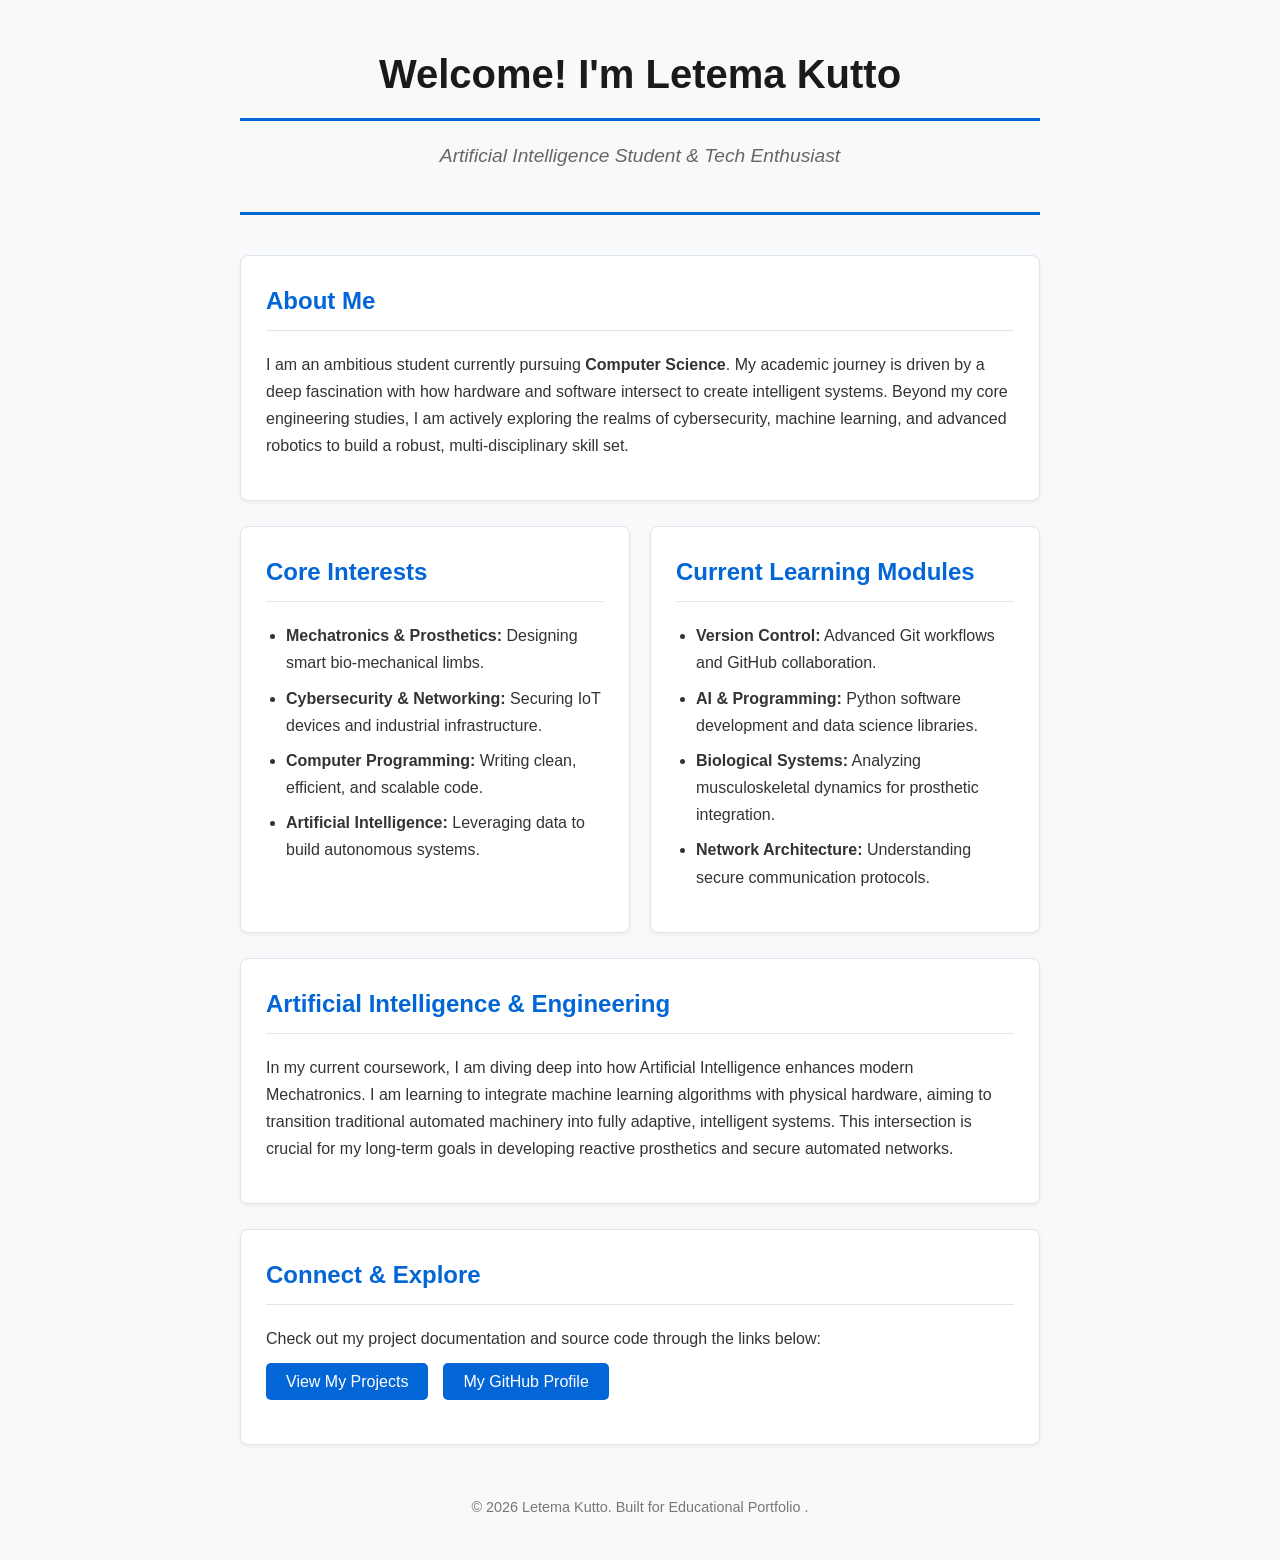
<file: index.html>
<!DOCTYPE html>
<html lang="en">
<head>
    <meta charset="UTF-8">
    <meta name="viewport" content="width=device-width, initial-scale=1.0">
    <title>My Personal site</title>
    <link rel="stylesheet" href="style.css">
    <style>
        /* Base Reset & Variables */
        :root {
            --primary-color: #0366d6;
            --text-color: #333333;
            --bg-color: #f8f9fa;
            --card-bg: #ffffff;
            --border-color: #e1e4e8;
        }

        body {
            font-family: 'Segoe UI', Arial, sans-serif;
            max-width: 800px;
            margin: 40px auto;
            padding: 0 20px;
            line-height: 1.7;
            color: var(--text-color);
            background-color: var(--bg-color);
        }

        /* Header Styling */
        header {
            text-align: center;
            margin-bottom: 40px;
            padding-bottom: 20px;
            border-bottom: 3px solid var(--primary-color);
        }

        h1 {
            color: #1a1a1a;
            font-size: 2.5rem;
            margin-bottom: 10px;
        }

        .subtitle {
            font-size: 1.2rem;
            color: #666;
            font-style: italic;
        }

        /* Section Styling */
        .section {
            background: var(--card-bg);
            padding: 25px;
            margin-bottom: 25px;
            border-radius: 8px;
            box-shadow: 0 2px 4px rgba(0,0,0,0.05);
            border: 1px solid var(--border-color);
        }

        h2 {
            color: var(--primary-color);
            border-bottom: 1px solid var(--border-color);
            padding-bottom: 8px;
            margin-top: 0;
        }

        /* Lists & Grid Layouts */
        ul {
            padding-left: 20px;
        }

        li {
            margin-bottom: 8px;
        }

        .grid-container {
            display: grid;
            grid-template-columns: 1fr 1fr;
            gap: 20px;
        }

        @media (max-width: 600px) {
            .grid-container {
                grid-template-columns: 1fr;
            }
        }

        /* Links & Buttons */
        a {
            color: var(--primary-color);
            text-decoration: none;
            font-weight: 500;
        }

        a:hover {
            text-decoration: underline;
        }

        .link-list {
            list-style: none;
            padding: 0;
            display: flex;
            gap: 15px;
        }

        .link-list li a {
            background: var(--primary-color);
            color: white;
            padding: 10px 20px;
            border-radius: 5px;
            transition: background 0.3s;
        }

        .link-list li a:hover {
            background: #024da2;
            text-decoration: none;
        }

        /* Footer */
        footer {
            text-align: center;
            margin-top: 50px;
            font-size: 0.9rem;
            color: #777;
        }
    </style>
</head>
<body>

    <header>
        <h1>Welcome! I'm Letema Kutto</h1>
        <p class="subtitle">Artificial Intelligence Student & Tech Enthusiast</p>
    </header>

    <main>
        <!-- About Me Section -->
        <div class="section">
            <h2>About Me</h2>
            <p>I am an ambitious student currently pursuing <strong>Computer Science</strong>. My academic journey is driven by a deep fascination with how hardware and software intersect to create intelligent systems. Beyond my core engineering studies, I am actively exploring the realms of cybersecurity, machine learning, and advanced robotics to build a robust, multi-disciplinary skill set.</p>
        </div>

        <!-- Academic & Research Interests Grouped in a Grid -->
        <div class="grid-container">
            <div class="section">
                <h2>Core Interests</h2>
                <ul>
                    <li><strong>Mechatronics & Prosthetics:</strong> Designing smart bio-mechanical limbs.</li>
                    <li><strong>Cybersecurity & Networking:</strong> Securing IoT devices and industrial infrastructure.</li>
                    <li><strong>Computer Programming:</strong> Writing clean, efficient, and scalable code.</li>
                    <li><strong>Artificial Intelligence:</strong> Leveraging data to build autonomous systems.</li>
                </ul>
            </div>

            <div class="section">
                <h2>Current Learning Modules</h2>
                <ul>
                    <li><strong>Version Control:</strong> Advanced Git workflows and GitHub collaboration.</li>
                    <li><strong>AI & Programming:</strong> Python software development and data science libraries.</li>
                    <li><strong>Biological Systems:</strong> Analyzing musculoskeletal dynamics for prosthetic integration.</li>
                    <li><strong>Network Architecture:</strong> Understanding secure communication protocols.</li>
                </ul>
            </div>
        </div>

        <!-- Artificial Intelligence Focus Section (Great for your AI class) -->
        <div class="section">
            <h2>Artificial Intelligence & Engineering</h2>
            <p>In my current coursework, I am diving deep into how Artificial Intelligence enhances modern Mechatronics. I am learning to integrate machine learning algorithms with physical hardware, aiming to transition traditional automated machinery into fully adaptive, intelligent systems. This intersection is crucial for my long-term goals in developing reactive prosthetics and secure automated networks.</p>
        </div>

        <!-- Combined and Cleaned Navigation Links Section -->
        <div class="section">
            <h2>Connect & Explore</h2>
            <p>Check out my project documentation and source code through the links below:</p>
            <ul class="link-list">
                <li><a href="projects.html">View My Projects</a></li>
                <li><a href="https://github.com/j3ssty" target="_blank" rel="noopener noreferrer">My GitHub Profile</a></li>
            </ul>
        </div>
    </main>

    <footer>
        <p>&copy; 2026 Letema Kutto. Built for Educational Portfolio .</p>
    </footer>

</body>
</html>
</file>
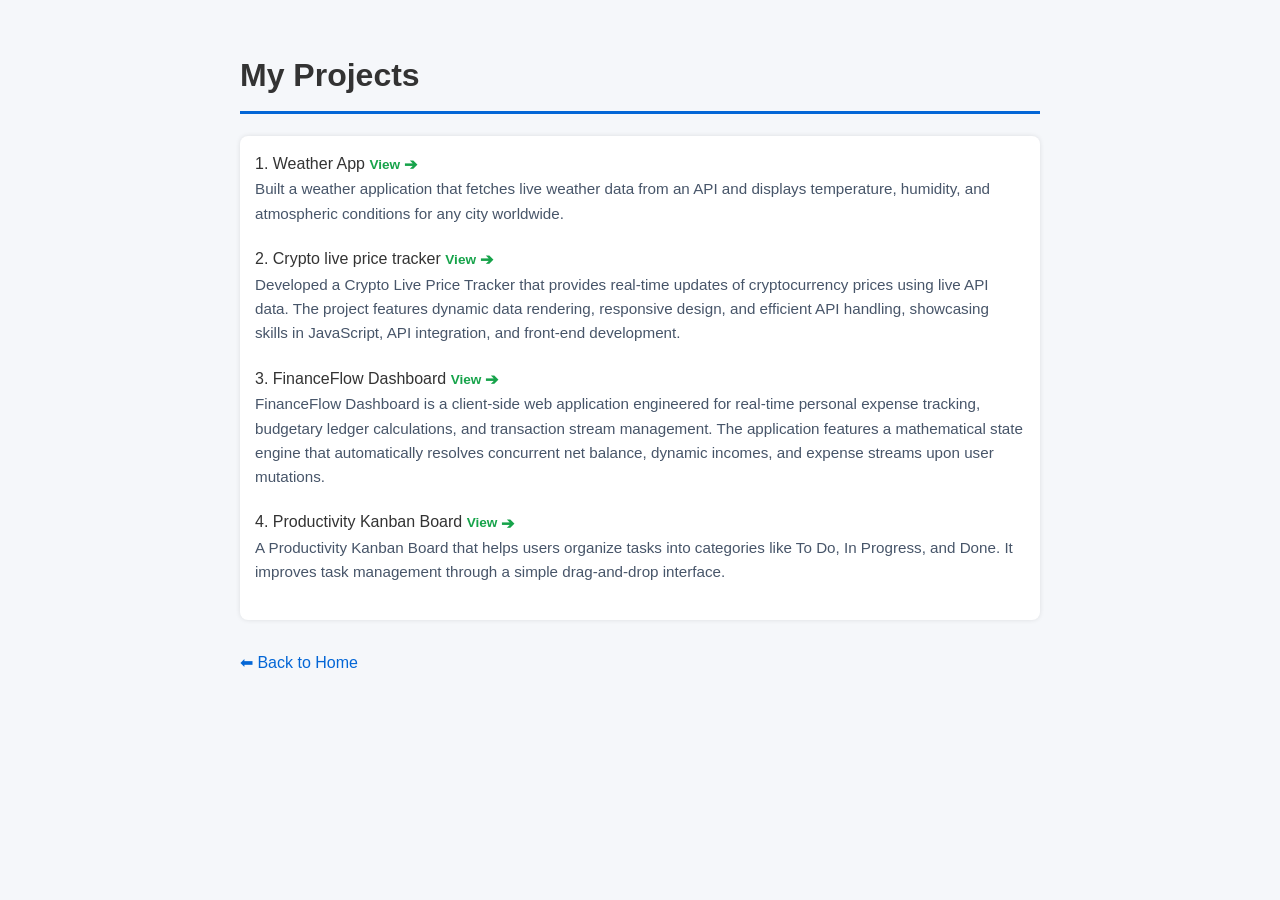
<file: projects.html>
<!DOCTYPE html>
<html lang="en">
<head>
    <meta charset="UTF-8">
    <meta name="viewport" content="width=device-width, initial-scale=1.0">
    <title>My Projects</title>
    <link rel="stylesheet" href="style.css">

</head>
    
<body>

    <h1>My Projects</h1>

    <div class="section">
        1. Weather App   <a href="https://letema.github.io/Weather-App/" target="_blank" rel="noopener noreferrer" style="text-decoration: none; font-size: 0.85rem; font-weight: 700; color: #16a34a; display: inline-flex; align-items: center; gap: 4px; width: fit-content;" onmouseover="this.style.color='#0f172a'" onmouseout="this.style.color='#16a34a'">
                View <span style="font-size: 1rem;">➔</span>
            </a>
  <p style="font-size: 0.95rem; color: #475569; line-height: 1.6; margin: 0 0 20px 0;">
                 Built a weather application that fetches live weather data from an API and displays temperature, humidity, and atmospheric conditions for any city worldwide.
                </p>
2. Crypto live price tracker    <a href="https://letema.github.io/crypto-tracker/" target="_blank" rel="noopener noreferrer" style="text-decoration: none; font-size: 0.85rem; font-weight: 700; color: #16a34a; display: inline-flex; align-items: center; gap: 4px; width: fit-content;" onmouseover="this.style.color='#0f172a'" onmouseout="this.style.color='#16a34a'">
                View <span style="font-size: 1rem;">➔</span>
            </a>
   <p style="font-size: 0.95rem; color: #475569; line-height: 1.6; margin: 0 0 20px 0;">
                             Developed a Crypto Live Price Tracker that provides real-time updates of cryptocurrency prices using live API data. The project features dynamic data rendering, responsive design, and efficient API handling, showcasing skills in JavaScript, API integration, and front-end development.
                        </p>
3. FinanceFlow Dashboard   <a href="https://letema.github.io/FinanceFlow-Dashboard/" target="_blank" rel="noopener noreferrer" style="text-decoration: none; font-size: 0.85rem; font-weight: 700; color: #16a34a; display: inline-flex; align-items: center; gap: 4px; width: fit-content;" onmouseover="this.style.color='#0f172a'" onmouseout="this.style.color='#16a34a'">
                View <span style="font-size: 1rem;">➔</span>
            </a>
    <p style="font-size: 0.95rem; color: #475569; line-height: 1.6; margin: 0 0 20px 0;">
                              FinanceFlow Dashboard is a client-side web application engineered for real-time personal expense tracking, budgetary ledger calculations, and transaction stream management. The application features a mathematical state engine that automatically resolves concurrent net balance, dynamic incomes, and expense streams upon user mutations.
                        </p>
4. Productivity Kanban Board  <a href="https://letema.github.io/kanban/" target="_blank" rel="noopener noreferrer" style="text-decoration: none; font-size: 0.85rem; font-weight: 700; color: #16a34a; display: inline-flex; align-items: center; gap: 4px; width: fit-content;" onmouseover="this.style.color='#0f172a'" onmouseout="this.style.color='#16a34a'">
                View <span style="font-size: 1rem;">➔</span>
            </a>
   <p style="font-size: 0.95rem; color: #475569; line-height: 1.6; margin: 0 0 20px 0;">
                             A Productivity Kanban Board that helps users organize tasks into categories like To Do, In Progress, and Done. It improves task management through a simple drag-and-drop interface.
                        </p>
    </div>

    <a href="index.html">⬅ Back to Home</a>

</body>
</html>
</file>
<file: style.css>
body {
    font-family: Arial, sans-serif;
    max-width: 800px;
    margin: 50px auto;
    padding: 0 20px;
    line-height: 1.6;
    background-color: #f5f7fa;
    color: #333;
}

h1 {
    border-bottom: 3px solid #0366d6;
    padding-bottom: 10px;
}

h2 {
    color: #0366d6;
}

.section {
    margin-bottom: 30px;
    padding: 15px;
    background: white;
    border-radius: 8px;
    box-shadow: 0 0 5px rgba(0,0,0,0.1);
}

a {
    color: #0366d6;
    text-decoration: none;
}

a:hover {
    text-decoration: underline;
}
</file>
